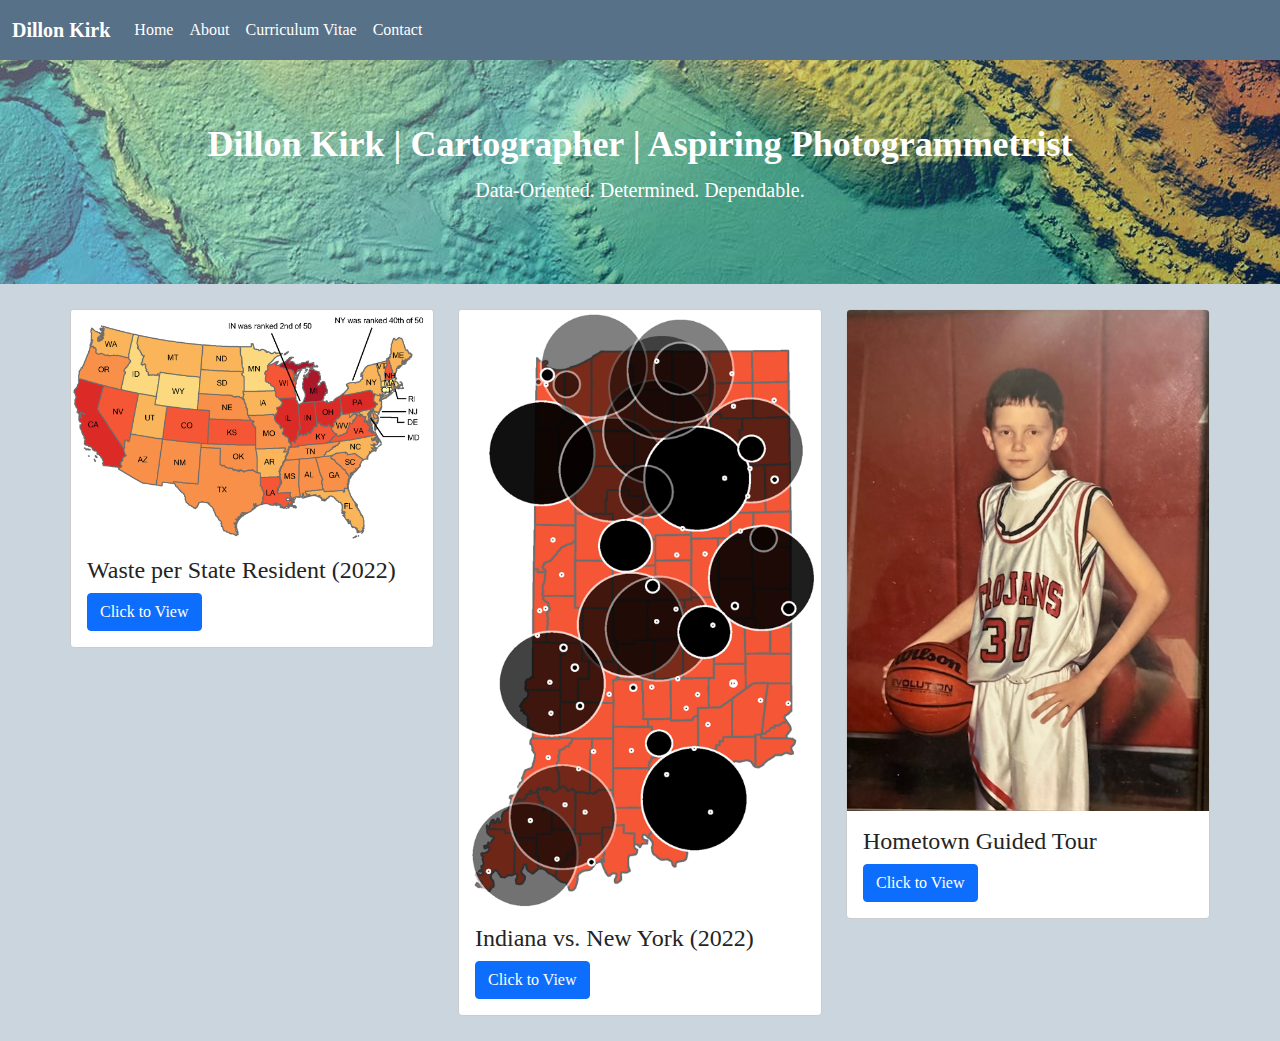
<file: index.html>
<!DOCTYPE html>
<html lang="en">

<head>
    <meta charset="utf-8">
    <meta name="viewport" content="width=device-width, initial-scale=1">
    <meta name="keywords" content="maps, cartography"/>
	<title>Dillon Kirk</title>

    <!--put your Bootstrap stylesheet links below this comment and above style.css-->
    <link rel="stylesheet" href="css/bootstrap.min.css">
    <link rel="stylesheet" href="css/style.css">
</head>

<body>
    <!-- Create the navbar -->
    <nav class="navbar navbar-expand-lg navbar-default">
        <!-- Container inside the navbar header to span the page -->
        <div class="container-fluid">
            <!-- Creates the navbar header -->
            <a class="navbar-brand" href="index.html">Dillon Kirk</a>
            <!-- This complex script is just for a hamburger button, which will appear on smaller screens -->
            <button class="navbar-toggler" type="button" data-bs-toggle="collapse" data-bs-target="#navbarNav" aria-controls="navbarNav" aria-expanded="false" aria-label="Toggle navigation">
                <svg width="1em" height="1em" viewBox="0 0 16 16" class="bi bi-list" xmlns="http://www.w3.org/2000/svg">
                    <path fill-rule="evenodd" d="M2.5 11.5A.5.5 0 0 1 3 11h10a.5.5 0 0 1 0 1H3a.5.5 0 0 1-.5-.5zm0-4A.5.5 0 0 1 3 7h10a.5.5 0 0 1 0 1H3a.5.5 0 0 1-.5-.5zm0-4A.5.5 0 0 1 3 3h10a.5.5 0 0 1 0 1H3a.5.5 0 0 1-.5-.5z" /></svg>
                <span class="menu"> Menu</span>
            </button>
            <!-- Links to include in navbar -->
            <div class="collapse navbar-collapse" id="navbarNav">
                <!-- Unordered list for links on navbar -->
                <ul class="navbar-nav">
                    <li class="nav-item">
                        <a class="nav-link active" aria-current="page" href="index.html">Home</a>
                    </li>
                    <li class="nav-item">
                        <a class="nav-link" href="about.html">About</a>
                    </li>
                    <li class="nav-item">
                        <a class="nav-link" href="curriculumvitae.html">Curriculum Vitae</a>
                    </li>
                    <li class="nav-item">
                        <a class="nav-link" href="contact.html">Contact</a>
                    </li>
                </ul>
            </div> <!-- end .navbar-collapse -->
        </div> <!-- end .container-fluid -->
    </nav> <!-- end navigation bar -->  
	
	<div class="jumbotron">
		<div class="container">
            <h2>Dillon Kirk | Cartographer | Aspiring Photogrammetrist</h2>
            <p>Data-Oriented. Determined. Dependable.</p>
        </div>
    </div>
	
    <div class="container">
        <div class="row">
            <div class="col-md-4">
                <div class="card">
                    <a href="wasteperstate.html">
                        <img class="card-img-top" src="assets/Waste_per_State_Resident_(2022)_Thumbnail.png" alt="">
					</a>
                    <div class="card-body">
                        <h4 class="card-title">Waste per State Resident (2022)</h4>
                        <a href="wasteperstate.html" class="btn btn-primary">Click to View</a>
                    </div>
                </div>
            </div>
            <div class="col-md-4">
                <div class="card">
                    <a href="INvsNY.html">
                        <img class="card-img-top" src="assets/Indiana_vs_NewYork_FlaredGas_(2022)_Thumbnail.png" alt=""></a>
                    <div class="card-body">
                        <h4 class="card-title">Indiana vs. New York (2022)</h4>
                        <a href="INvsNY.html" class="btn btn-primary">Click to View</a>
                    </div>
                </div>
            </div>
            <div class="col-md-4">
                <div class="card">
                    <a href="tour.html">
                        <img class="card-img-top" src="assets/Me.jpeg" alt=""></a>
                    <div class="card-body">
                        <h4 class="card-title">Hometown Guided Tour</h4>
                        <a href="tour.html" class="btn btn-primary">Click to View</a>
                    </div>
                </div>
            </div>
        </div>
    </div>

    <!--put your external script links here-->
    <script type="text/javascript" src="lib/jquery-3.5.1.min.js"></script>
    <script type="text/javascript" src="lib/bootstrap.min.js"></script>
</body>

</html>
</file>
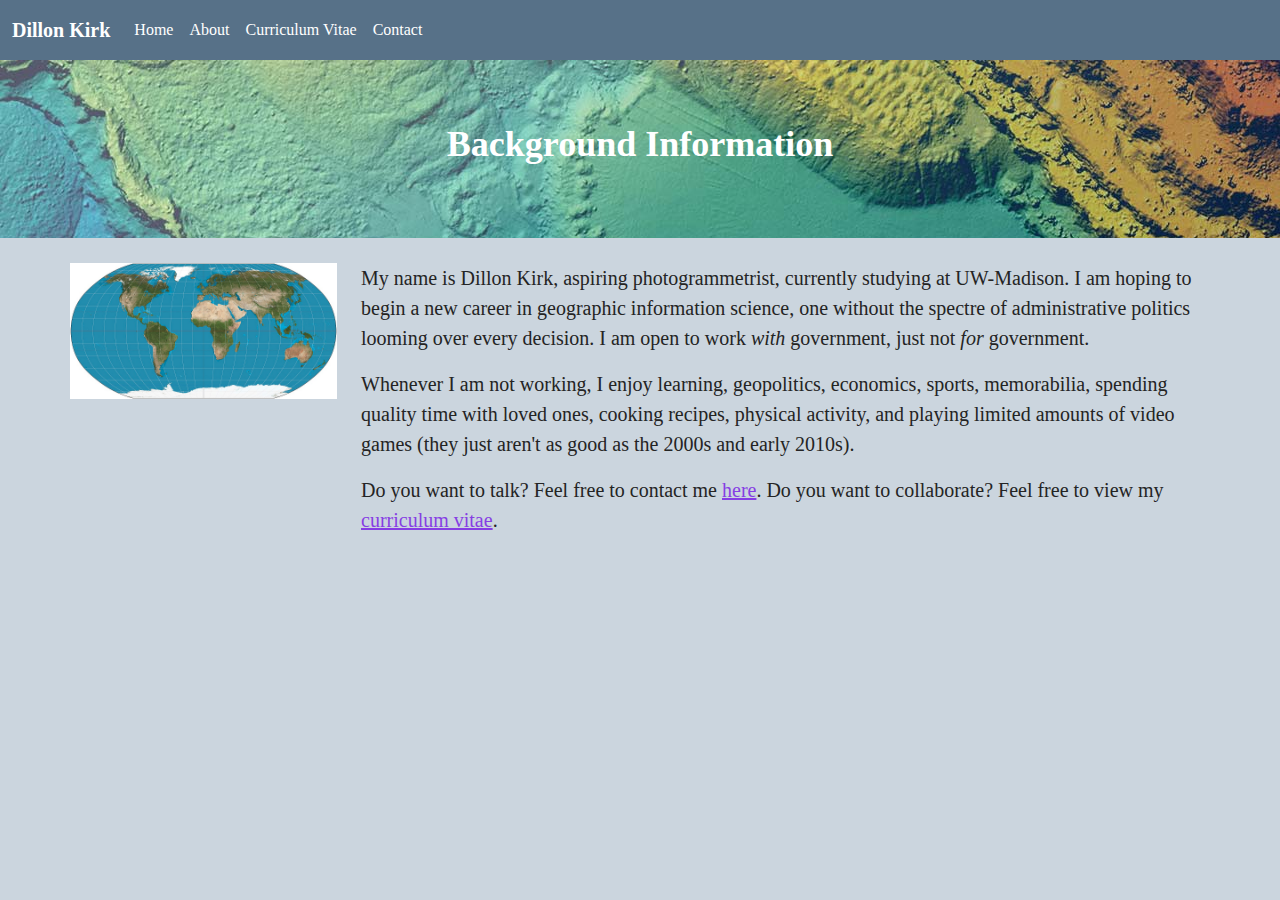
<file: about.html>
<!DOCTYPE html>
<html lang="en">

<head>
    <meta charset="utf-8">
    <meta name="viewport" content="width=device-width, initial-scale=1">
    <title>Dillon Kirk</title>
    <!-- <link href='https://fonts.googleapis.com/css?family=Montserrat:400,700' rel='stylesheet' type='text/css'> -->

    <!--put your Bootstrap stylesheet links below this comment and above style.css-->
    <link rel="stylesheet" href="css/bootstrap.min.css">
    <link rel="stylesheet" href="css/style.css">
</head>

<body>
    <!-- Create the navbar -->
    <nav class="navbar navbar-expand-lg navbar-default">
        <!-- Container inside the navbar header to span the page -->
        <div class="container-fluid">
            <!-- Creates the navbar header -->
            <a class="navbar-brand" href="index.html">Dillon Kirk</a>
            <!-- This complex script is just for a hamburger button, which will appear on smaller screens -->
            <button class="navbar-toggler" type="button" data-bs-toggle="collapse" data-bs-target="#navbarNav" aria-controls="navbarNav" aria-expanded="false" aria-label="Toggle navigation">
                <svg width="1em" height="1em" viewBox="0 0 16 16" class="bi bi-list" xmlns="http://www.w3.org/2000/svg">
                    <path fill-rule="evenodd" d="M2.5 11.5A.5.5 0 0 1 3 11h10a.5.5 0 0 1 0 1H3a.5.5 0 0 1-.5-.5zm0-4A.5.5 0 0 1 3 7h10a.5.5 0 0 1 0 1H3a.5.5 0 0 1-.5-.5zm0-4A.5.5 0 0 1 3 3h10a.5.5 0 0 1 0 1H3a.5.5 0 0 1-.5-.5z" /></svg>
                <span class="menu"> Menu</span>
            </button>
            <!-- Links to include in navbar -->
            <div class="collapse navbar-collapse" id="navbarNav">
                <!-- Unordered list for links on navbar -->
                <ul class="navbar-nav">
                    <li class="nav-item">
                        <a class="nav-link active" aria-current="page" href="index.html ">Home</a>
                    </li>
                    <li class="nav-item">
                        <a class="nav-link" href="about.html">About</a>
                    </li>
                    <li class="nav-item">
                        <a class="nav-link" href="curriculumvitae.html">Curriculum Vitae</a>
                    </li>
                    <li class="nav-item">
                        <a class="nav-link" href="contact.html">Contact</a>
                    </li>
                </ul>
            </div> <!-- end .navbar-collapse -->
        </div> <!-- end .container-fluid -->
    </nav> <!-- end navigation bar -->  

    <div class="jumbotron">
        <div class="container">
            <h2>Background Information</h2>
        </div>
    </div>

    <div class="container">
        <div class="row">
            <div class="col-md-3">

                <img src="assets/robinson.jpg" alt="projection" class="img-responsive" id="about-world" />

            </div>
            <div class="col-md-9">
                <p>
                    My name is Dillon Kirk, aspiring photogrammetrist, currently studying at UW-Madison. I am hoping to begin a new career in geographic information science, one without the spectre of administrative politics looming over every decision. I am open to work <i>with</i> government, just not <i>for</i> government.
                </p>
                <p>
                    Whenever I am not working, I enjoy learning, geopolitics, economics, sports, memorabilia, spending quality time with loved ones, cooking recipes, physical activity, and playing limited amounts of video games (they just aren't as good as the 2000s and early 2010s).
                </p>
                <p>
                    Do you want to talk? Feel free to contact me <a href="contact.html">here</a>. Do you want to collaborate? Feel free to view my <a href="curriculumvitae.html">curriculum vitae</a>. 
                </p>
            </div>
        </div>
    </div>

    <!--put your external script links here-->
    <script type="text/javascript" src="lib/jquery-3.5.1.min.js"></script>
    <script type="text/javascript" src="lib/bootstrap.min.js"></script>
</body>

</html>
</file>
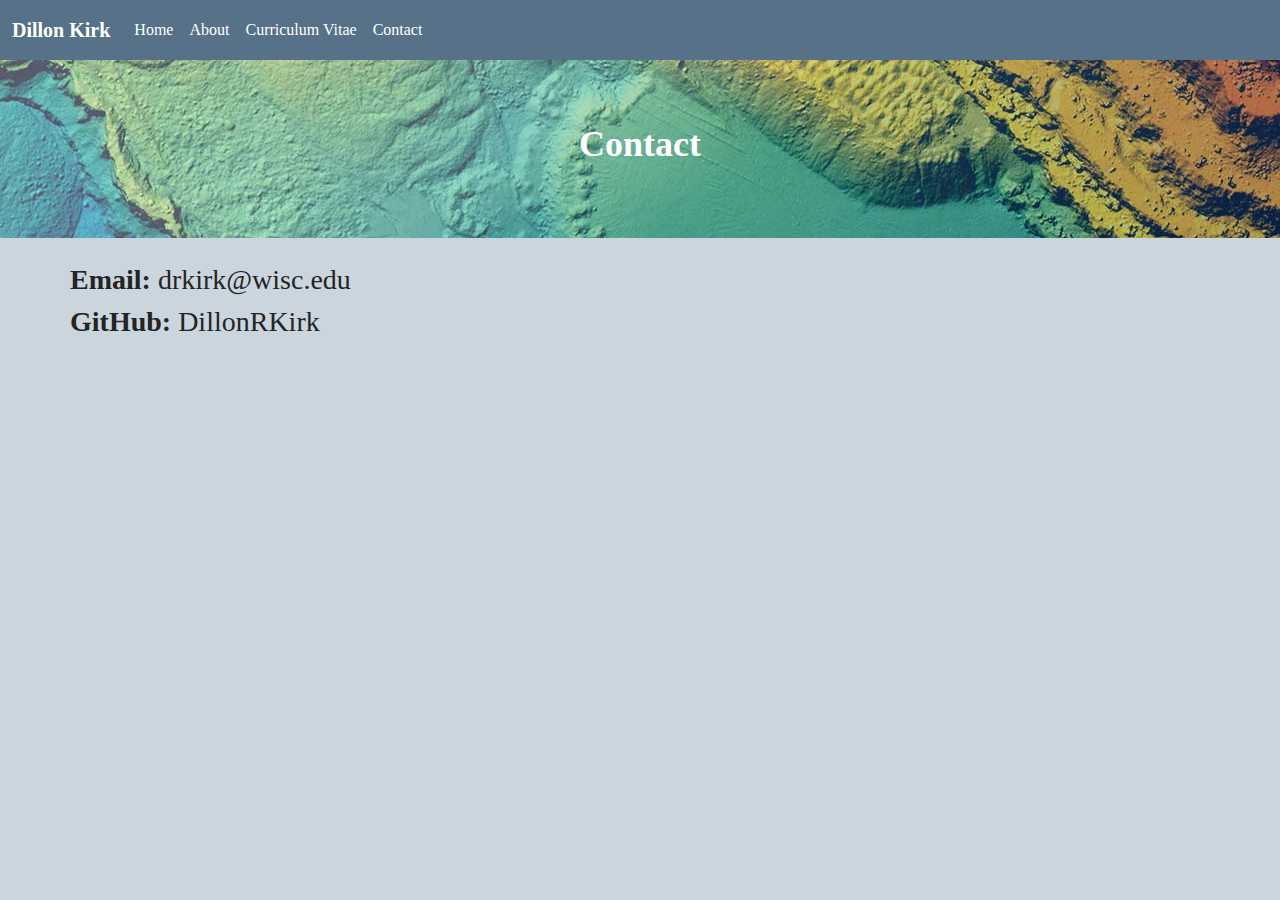
<file: contact.html>
<!DOCTYPE html>
<html lang="en">

<head>
    <meta charset="utf-8">
    <meta name="viewport" content="width=device-width, initial-scale=1">
    <title>Dillon Kirk</title>
    <!-- <link href='https://fonts.googleapis.com/css?family=Montserrat:400,700' rel='stylesheet' type='text/css'> -->

    <!--put your Bootstrap stylesheet links below this comment and above style.css-->
    <link rel="stylesheet" href="css/bootstrap.min.css">
    <link rel="stylesheet" href="css/style.css">
</head>

<body>
    <!-- Create the navbar -->
    <nav class="navbar navbar-expand-lg navbar-default">
        <!-- Container inside the navbar header to span the page -->
        <div class="container-fluid">
            <!-- Creates the navbar header -->
            <a class="navbar-brand" href="index.html">Dillon Kirk</a>
            <!-- This complex script is just for a hamburger button, which will appear on smaller screens -->
            <button class="navbar-toggler" type="button" data-bs-toggle="collapse" data-bs-target="#navbarNav" aria-controls="navbarNav" aria-expanded="false" aria-label="Toggle navigation">
                <svg width="1em" height="1em" viewBox="0 0 16 16" class="bi bi-list" xmlns="http://www.w3.org/2000/svg">
                    <path fill-rule="evenodd" d="M2.5 11.5A.5.5 0 0 1 3 11h10a.5.5 0 0 1 0 1H3a.5.5 0 0 1-.5-.5zm0-4A.5.5 0 0 1 3 7h10a.5.5 0 0 1 0 1H3a.5.5 0 0 1-.5-.5zm0-4A.5.5 0 0 1 3 3h10a.5.5 0 0 1 0 1H3a.5.5 0 0 1-.5-.5z" /></svg>
                <span class="menu"> Menu</span>
            </button>
            <!-- Links to include in navbar -->
            <div class="collapse navbar-collapse" id="navbarNav">
                <!-- Unordered list for links on navbar -->
                <ul class="navbar-nav">
                    <li class="nav-item">
                        <a class="nav-link active" aria-current="page" href="index.html">Home</a>
                    </li>
                    <li class="nav-item">
                        <a class="nav-link" href="about.html">About</a>
                    </li>
                    <li class="nav-item">
                        <a class="nav-link" href="curriculumvitae.html">Curriculum Vitae</a>
                    </li>
                    <li class="nav-item">
                        <a class="nav-link" href="contact.html">Contact</a>
                    </li>
                </ul>
            </div> <!-- end .navbar-collapse -->
        </div> <!-- end .container-fluid -->
    </nav> <!-- end navigation bar -->  

    <div class="jumbotron">
        <div class="container">
            <h2>Contact</h2>
        </div>
    </div>

    <div class="container">
        <div class="row">
            <div class="col-md-8 col-md-offset-2 col-xs-10 col-xs-offset-1">
                <h3><strong>Email:</strong> drkirk@wisc.edu</h3>
                <h3><strong>GitHub:</strong> DillonRKirk</h3>
            </div>
        </div>
    </div>


    <!--put your external script links here-->
    <script type="text/javascript" src="lib/jquery-3.5.1.min.js"></script>
    <script type="text/javascript" src="lib/bootstrap.min.js"></script>
</body>

</html>
</file>
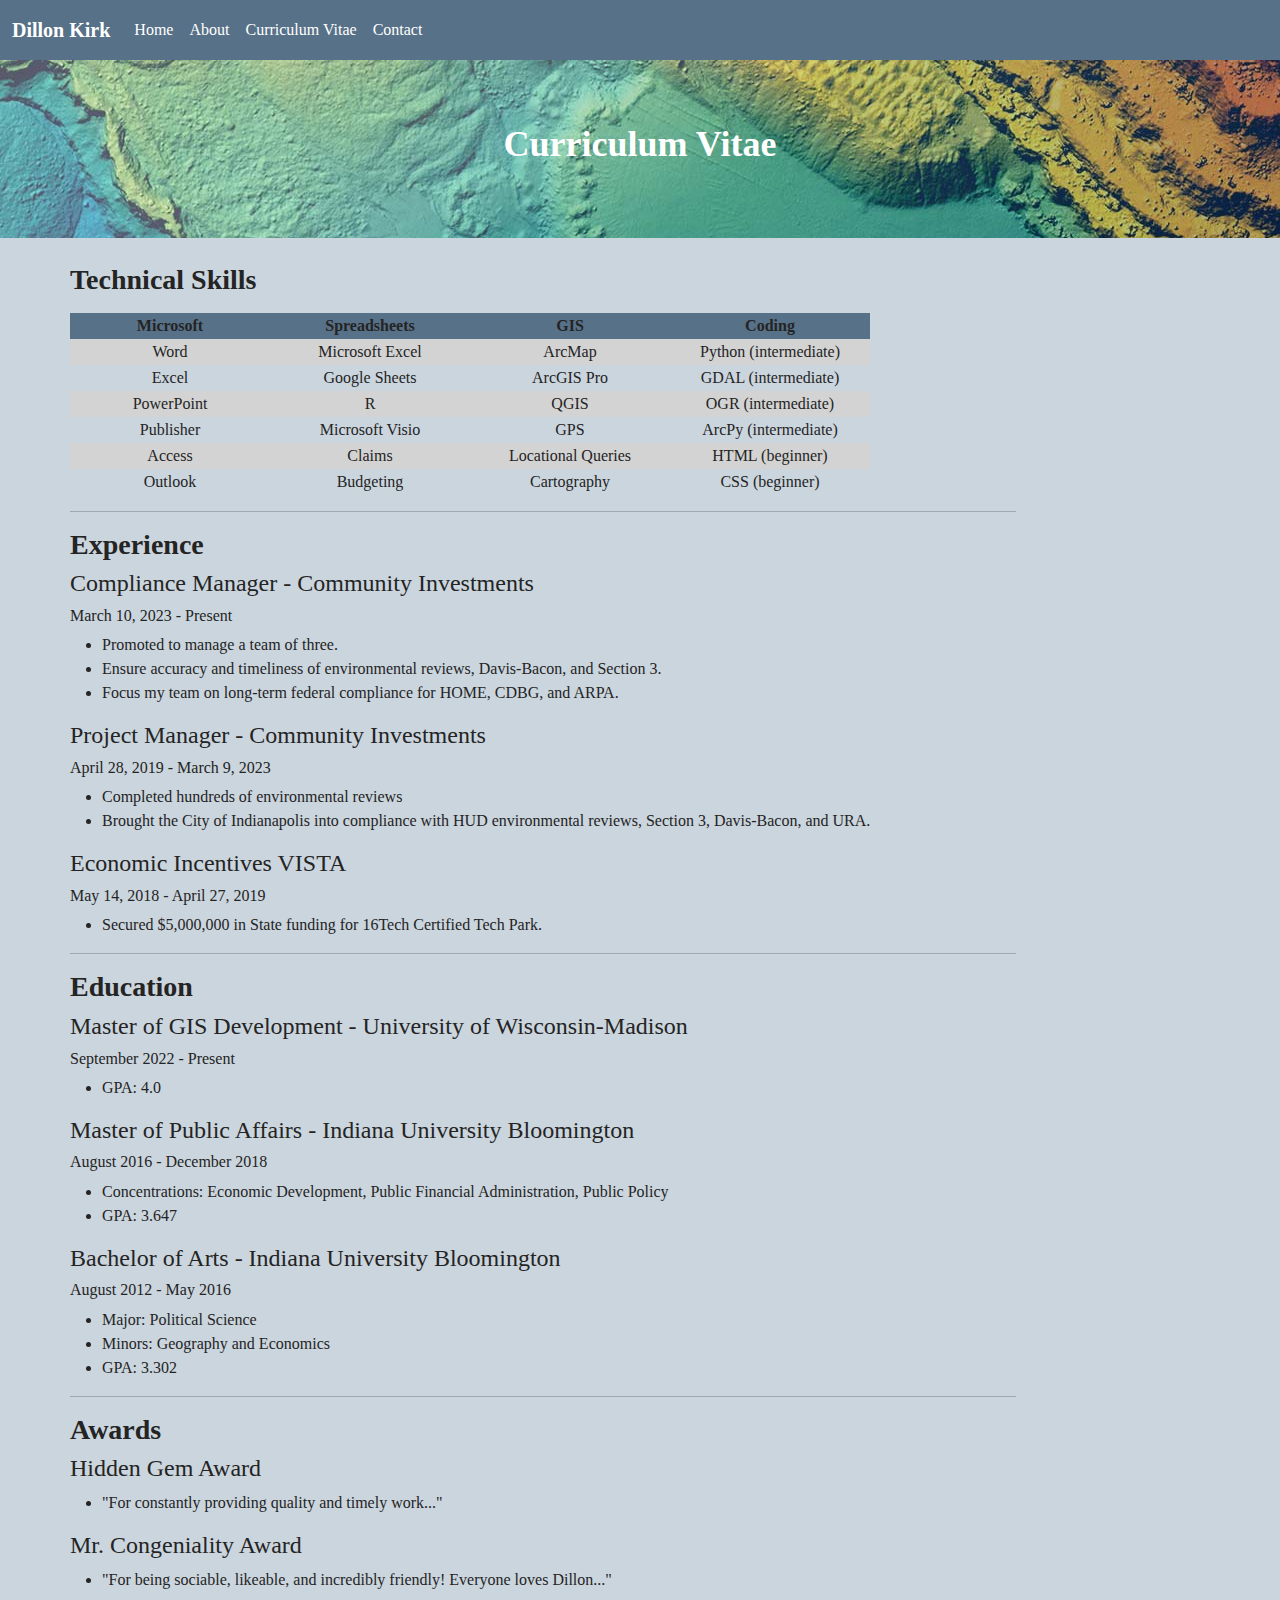
<file: curriculumvitae.html>
<!DOCTYPE html>
<html lang="en">

<head>
    <meta charset="utf-8">
    <meta name="viewport" content="width=device-width, initial-scale=1">
    <title>Dillon Kirk</title>
    <!-- <link href='https://fonts.googleapis.com/css?family=Montserrat:400,700' rel='stylesheet' type='text/css'> -->

    <!--put your Bootstrap stylesheet links below this comment and above style.css-->
    <link rel="stylesheet" href="css/bootstrap.min.css">
    <link rel="stylesheet" href="css/style.css">
</head>

<body>
    <!-- Create the navbar -->
    <nav class="navbar navbar-expand-lg navbar-default">
        <!-- Container inside the navbar header to span the page -->
        <div class="container-fluid">
            <!-- Creates the navbar header -->
            <a class="navbar-brand" href="index.html">Dillon Kirk</a>
            <!-- This complex script is just for a hamburger button, which will appear on smaller screens -->
            <button class="navbar-toggler" type="button" data-bs-toggle="collapse" data-bs-target="#navbarNav" aria-controls="navbarNav" aria-expanded="false" aria-label="Toggle navigation">
                <svg width="1em" height="1em" viewBox="0 0 16 16" class="bi bi-list" xmlns="http://www.w3.org/2000/svg">
                    <path fill-rule="evenodd" d="M2.5 11.5A.5.5 0 0 1 3 11h10a.5.5 0 0 1 0 1H3a.5.5 0 0 1-.5-.5zm0-4A.5.5 0 0 1 3 7h10a.5.5 0 0 1 0 1H3a.5.5 0 0 1-.5-.5zm0-4A.5.5 0 0 1 3 3h10a.5.5 0 0 1 0 1H3a.5.5 0 0 1-.5-.5z" /></svg>
                <span class="menu"> Menu</span>
            </button>
            <!-- Links to include in navbar -->
            <div class="collapse navbar-collapse" id="navbarNav">
                <!-- Unordered list for links on navbar -->
                <ul class="navbar-nav">
                    <li class="nav-item">
                        <a class="nav-link active" aria-current="page" href="index.html">Home</a>
                    </li>
                    <li class="nav-item">
                        <a class="nav-link" href="about.html">About</a>
                    </li>
                    <li class="nav-item">
                        <a class="nav-link" href="curriculumvitae.html">Curriculum Vitae</a>
                    </li>
                    <li class="nav-item">
                        <a class="nav-link" href="contact.html">Contact</a>
                    </li>
                </ul>
            </div> <!-- end .navbar-collapse -->
        </div> <!-- end .container-fluid -->
    </nav> <!-- end navigation bar -->  

    <div class="jumbotron">
        <div class="container">
            <h2>Curriculum Vitae</h2>
        </div>
    </div>

    <div class="container">
        <div class="row">
            <div class="col-md-10 col-md-offset-1 resume">
                <h3>Technical Skills</h3>
                <p>
                <table width="800">
                    <tr bgcolor="#577188" align="center">
                        <th width="200">Microsoft</th>
                        <th width="200">Spreadsheets</th>  
                        <th width="200">GIS</th>
                        <th width="200">Coding</th>
                    </tr>
                    <tr bgcolor="lightgrey" align="center">
                        <td>Word</td>
                        <td>Microsoft Excel</td>
                        <td>ArcMap</td>
                        <td>Python (intermediate)</td>
                    </tr>
                    <tr bgcolor="#CBD5DE" align="center">
                        <td>Excel</td>
                        <td>Google Sheets</td>
                        <td>ArcGIS Pro</td>
                        <td>GDAL (intermediate)</td>
                    </tr>
                    <tr bgcolor="lightgrey" align="center">
                        <td>PowerPoint</td>
                        <td>R</td>
                        <td>QGIS</td>
                        <td>OGR (intermediate)</td>
                    </tr>
                    <tr bgcolor="#CBD5DE" align="center">
                        <td>Publisher</td>
                        <td>Microsoft Visio</td>
                        <td>GPS</td>
                        <td>ArcPy (intermediate)</td>
                    </tr>
                    <tr bgcolor="lightgrey" align="center">
                        <td>Access</td>
                        <td>Claims</td>
                        <td>Locational Queries</td>
                        <td>HTML (beginner)</td>
                    </tr>
                    <tr bgcolor="#CBD5DE" align="center">
                        <td>Outlook</td>
                        <td>Budgeting</td>
                        <td>Cartography</td>
                        <td>CSS (beginner)</td>
                    </tr>
                </table>
                </p>
                <hr>
                <h3>Experience</h3>
                <h4>Compliance Manager - Community Investments</h4>
                <h6>March 10, 2023 - Present</h6>
                <ul>
                    <li>Promoted to manage a team of three.</li>
                    <li>Ensure accuracy and timeliness of environmental reviews, Davis-Bacon, and Section 3.</li>
                    <li>Focus my team on long-term federal compliance for HOME, CDBG, and ARPA.</li>
                </ul>
                <h4>Project Manager - Community Investments</h4>
                <h6>April 28, 2019 - March 9, 2023</h6>
                <ul>
                    <li>Completed hundreds of environmental reviews</li>
                    <li>Brought the City of Indianapolis into compliance with HUD environmental reviews, Section 3, Davis-Bacon, and URA.</li>
                </ul>
                <h4>Economic Incentives VISTA</h4>
                <h6>May 14, 2018 - April 27, 2019</h6>
                <ul>
                    <li>Secured $5,000,000 in State funding for 16Tech Certified Tech Park.</li>
                </ul>
                <hr>
                <h3>Education</h3>
                <h4>Master of GIS Development - University of Wisconsin-Madison</h4>
                <h6>September 2022 - Present</h6>
                <ul>
                    <li>GPA: 4.0</li>
                </ul>
                <h4>Master of Public Affairs - Indiana University Bloomington</h4>
                <h6>August 2016 - December 2018</h6>
                <ul>
                    <li>Concentrations: Economic Development, Public Financial Administration, Public Policy</li>
                    <li>GPA: 3.647</li>
                </ul>
                <h4>Bachelor of Arts - Indiana University Bloomington</h4>
                <h6>August 2012 - May 2016</h6>
                <ul>
                    <li>Major: Political Science</li>
                    <li>Minors: Geography and Economics</li>
                    <li>GPA: 3.302</li>
                </ul>
                <hr>
                <h3>Awards</h3>
                <h4>Hidden Gem Award</h4>
                <ul>
                    <li>"For constantly providing quality and timely work..."</li>
                </ul>
                <h4>Mr. Congeniality Award</h4>
                <ul>
                    <li>"For being sociable, likeable, and incredibly friendly! Everyone loves Dillon..."</li>
                </ul>
            </div>
        </div>
    </div>

    <!--put your external script links here-->
    <script type="text/javascript" src="lib/jquery-3.5.1.min.js"></script>
    <script type="text/javascript" src="lib/bootstrap.min.js"></script>
</body>

</html>
</file>
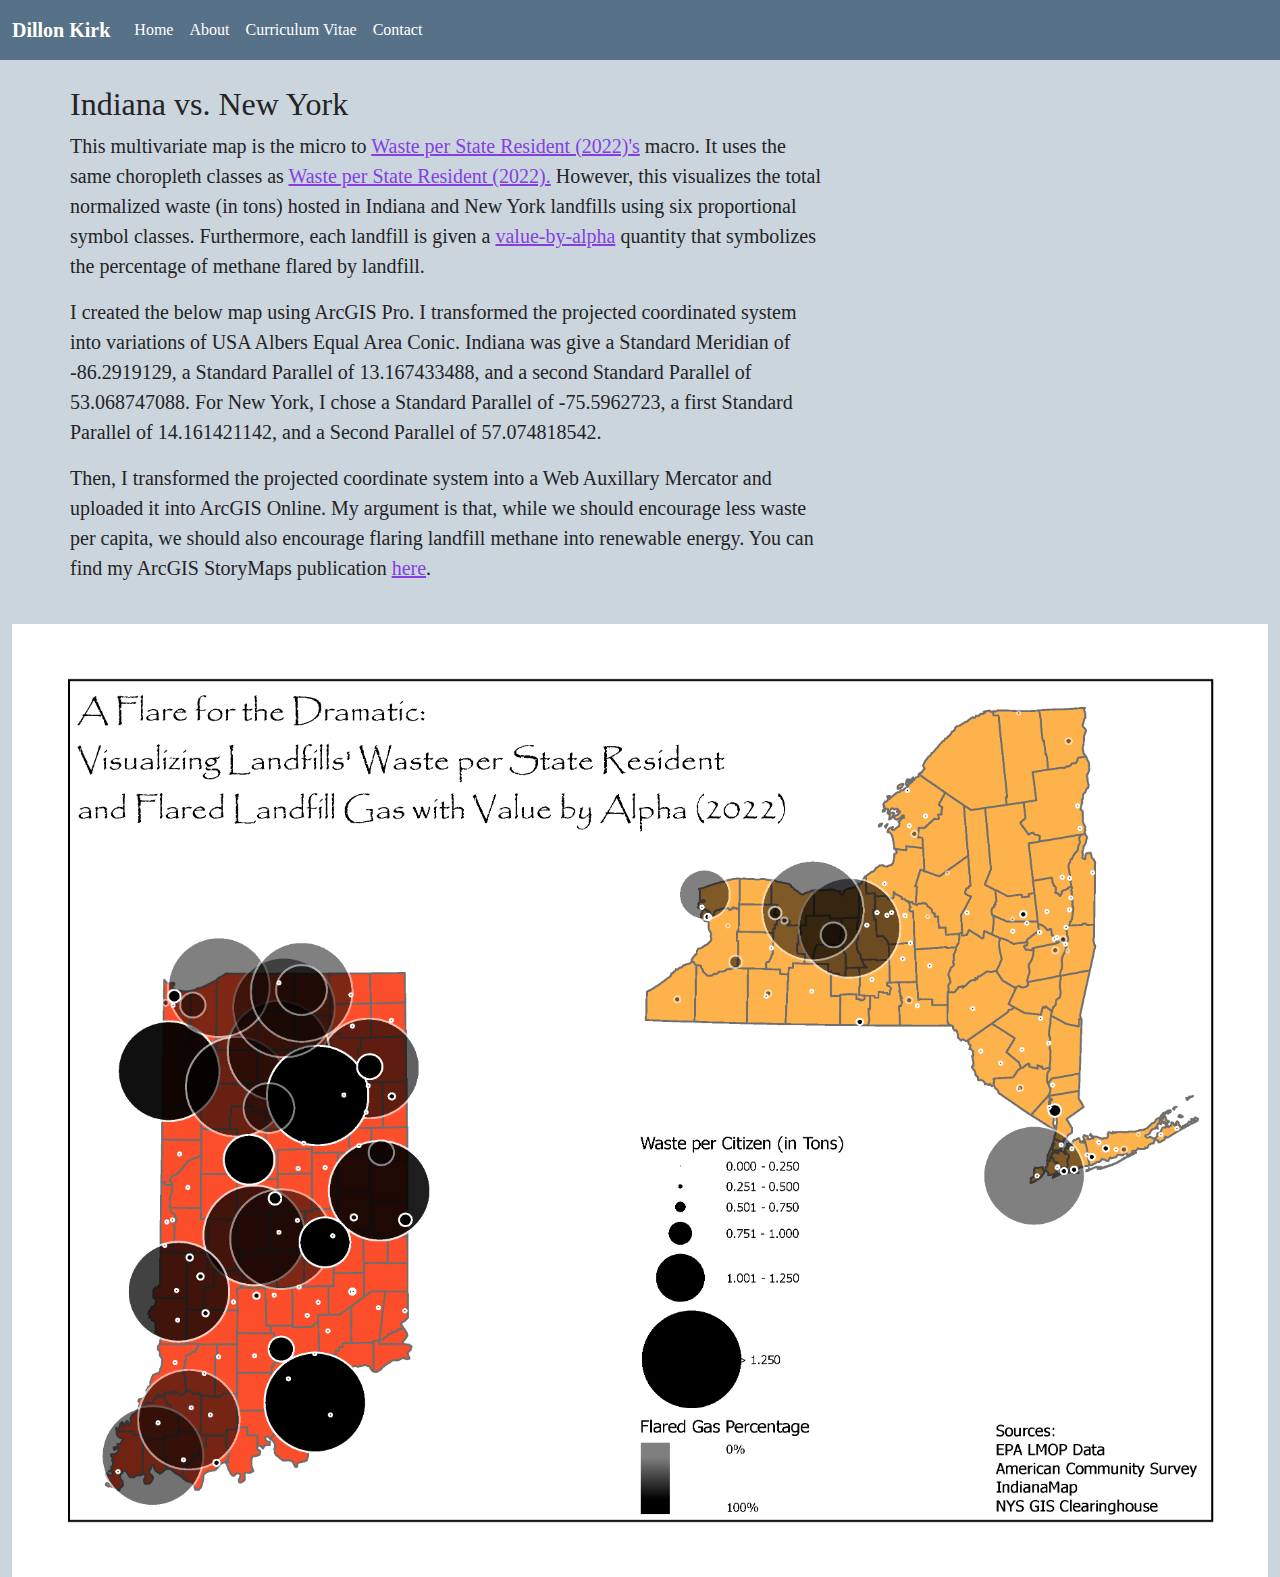
<file: INvsNY.html>
<!DOCTYPE html>
<html lang="en">
    
<head>
    <meta charset="utf-8">
    <meta name="viewport" content="width=device-width, initial-scale=1">
    <title>Dillon Kirk</title>
    <!-- <link href='https://fonts.googleapis.com/css?family=Montserrat:400,700' rel='stylesheet' type='text/css'> -->

    <!--put your Bootstrap stylesheet links below this comment and above style.css-->
    <link rel="stylesheet" href="css/bootstrap.min.css">
    <link rel="stylesheet" href="css/style.css">
</head>

<body>
    <!-- Create the navbar -->
    <nav class="navbar navbar-expand-lg navbar-default">
        <!-- Container inside the navbar header to span the page -->
        <div class="container-fluid">
            <!-- Creates the navbar header -->
            <a class="navbar-brand" href="index.html">Dillon Kirk</a>
            <!-- This complex script is just for a hamburger button, which will appear on smaller screens -->
            <button class="navbar-toggler" type="button" data-bs-toggle="collapse" data-bs-target="#navbarNav" aria-controls="navbarNav" aria-expanded="false" aria-label="Toggle navigation">
                <svg width="1em" height="1em" viewBox="0 0 16 16" class="bi bi-list" xmlns="http://www.w3.org/2000/svg">
                    <path fill-rule="evenodd" d="M2.5 11.5A.5.5 0 0 1 3 11h10a.5.5 0 0 1 0 1H3a.5.5 0 0 1-.5-.5zm0-4A.5.5 0 0 1 3 7h10a.5.5 0 0 1 0 1H3a.5.5 0 0 1-.5-.5zm0-4A.5.5 0 0 1 3 3h10a.5.5 0 0 1 0 1H3a.5.5 0 0 1-.5-.5z" /></svg>
                <span class="menu"> Menu</span>
            </button>
            <!-- Links to include in navbar -->
            <div class="collapse navbar-collapse" id="navbarNav">
                <!-- Unordered list for links on navbar -->
                <ul class="navbar-nav">
                    <li class="nav-item">
                        <a class="nav-link active" aria-current="page" href="index.html">Home</a>
                    </li>
                    <li class="nav-item">
                        <a class="nav-link" href="about.html">About</a>
                    </li>
                    <li class="nav-item">
                        <a class="nav-link" href="curriculumvitae.html">Curriculum Vitae</a>
                    </li>
                    <li class="nav-item">
                        <a class="nav-link" href="contact.html">Contact</a>
                    </li>
                </ul>
            </div> <!-- end .navbar-collapse -->
        </div> <!-- end .container-fluid -->
    </nav> <!-- end navigation bar -->  

    <div class="container">
        <div class="row">
            <div class="col-md-8">
                <h2 class="portfolio-title">Indiana vs. New York</h2>
                <p class="portfolio-description">
                    This multivariate map is the micro to <a href="wasteperstate.html">Waste per State Resident (2022)'s</a> macro. It uses the same choropleth classes as <a href="wasteperstate.html">Waste per State Resident (2022).</a> However, this visualizes the total normalized waste (in tons) hosted in Indiana and New York landfills using six proportional symbol classes. Furthermore, each landfill is given a <a href="https://www.axismaps.com/guide/value-by-alpha">value-by-alpha</a> quantity that symbolizes the percentage of methane flared by landfill. 
                </p>
                <p class="portfolio-description">
                    I created the below map using ArcGIS Pro. I transformed the projected coordinated system into variations of USA Albers Equal Area Conic. Indiana was give a Standard Meridian of -86.2919129, a Standard Parallel of 13.167433488, and a second Standard Parallel of 53.068747088. For New York, I chose a Standard Parallel of -75.5962723, a first Standard Parallel of 14.161421142, and a Second Parallel of 57.074818542.
                </p>
                <p class="portfolio-description">
                    Then, I transformed the projected coordinate system into a Web Auxillary Mercator and uploaded it into ArcGIS Online. My argument is that, while we should encourage less waste per capita, we should also encourage flaring landfill methane into renewable energy. You can find my ArcGIS StoryMaps publication <a href="https://storymaps.arcgis.com/stories/ac86a0016ebf4a528fbc34b106a059a7">here</a>.
                </p>
            </div>
        </div>
    </div>
    <div class="container-fluid">
        <div class="row">
            <div class="col-md-12 portfolio-image">
                <a href="assets/Indiana_vs_NewYork_FlaredGas_(2022).png"><img src="assets/Indiana_vs_NewYork_FlaredGas_(2022).png" alt="Indiana vs. New York Flared Natural Gas (2022)" class="center-block img-responsive"/></a>
            </div>
        </div>
    </div>

    <!--put your external script links here-->
    <script type="text/javascript" src="lib/jquery-3.5.1.min.js"></script>
    <script type="text/javascript" src="lib/bootstrap.min.js"></script>
</body></html>
</file>
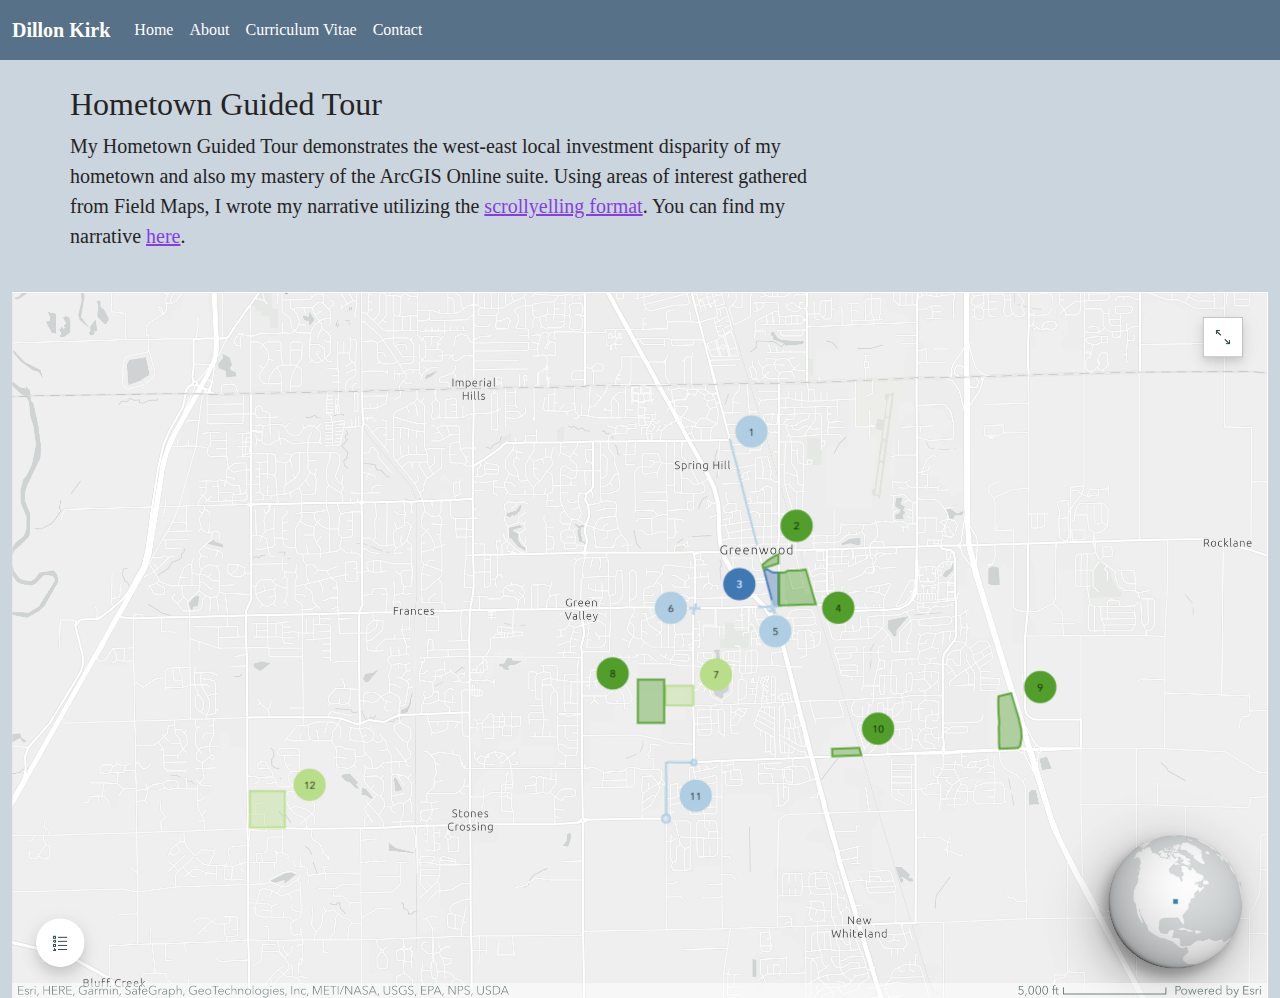
<file: tour.html>
<!DOCTYPE html>
<html lang="en">
    
<head>
    <meta charset="utf-8">
    <meta name="viewport" content="width=device-width, initial-scale=1">
    <title>Dillon Kirk</title>
    <!-- <link href='https://fonts.googleapis.com/css?family=Montserrat:400,700' rel='stylesheet' type='text/css'> -->

    <!--put your Bootstrap stylesheet links below this comment and above style.css-->
    <link rel="stylesheet" href="css/bootstrap.min.css">
    <link rel="stylesheet" href="css/style.css">
</head>

<body>
    <!-- Create the navbar -->
    <nav class="navbar navbar-expand-lg navbar-default">
        <!-- Container inside the navbar header to span the page -->
        <div class="container-fluid">
            <!-- Creates the navbar header -->
            <a class="navbar-brand" href="index.html">Dillon Kirk</a>
            <!-- This complex script is just for a hamburger button, which will appear on smaller screens -->
            <button class="navbar-toggler" type="button" data-bs-toggle="collapse" data-bs-target="#navbarNav" aria-controls="navbarNav" aria-expanded="false" aria-label="Toggle navigation">
                <svg width="1em" height="1em" viewBox="0 0 16 16" class="bi bi-list" xmlns="http://www.w3.org/2000/svg">
                    <path fill-rule="evenodd" d="M2.5 11.5A.5.5 0 0 1 3 11h10a.5.5 0 0 1 0 1H3a.5.5 0 0 1-.5-.5zm0-4A.5.5 0 0 1 3 7h10a.5.5 0 0 1 0 1H3a.5.5 0 0 1-.5-.5zm0-4A.5.5 0 0 1 3 3h10a.5.5 0 0 1 0 1H3a.5.5 0 0 1-.5-.5z" /></svg>
                <span class="menu"> Menu</span>
            </button>
            <!-- Links to include in navbar -->
            <div class="collapse navbar-collapse" id="navbarNav">
                <!-- Unordered list for links on navbar -->
                <ul class="navbar-nav">
                    <li class="nav-item">
                        <a class="nav-link active" aria-current="page" href="index.html">Home</a>
                    </li>
                    <li class="nav-item">
                        <a class="nav-link" href="about.html">About</a>
                    </li>
                    <li class="nav-item">
                        <a class="nav-link" href="curriculumvitae.html">Curriculum Vitae</a>
                    </li>
                    <li class="nav-item">
                        <a class="nav-link" href="contact.html">Contact</a>
                    </li>
                </ul>
            </div> <!-- end .navbar-collapse -->
        </div> <!-- end .container-fluid -->
    </nav> <!-- end navigation bar -->  

    <div class="container">
        <div class="row">
            <div class="col-md-8">
                <h2 class="portfolio-title">Hometown Guided Tour</h2>
                <p class="portfolio-description">
                    My Hometown Guided Tour demonstrates the west-east local investment disparity of my hometown and also my mastery of the ArcGIS Online suite. Using areas of interest gathered from Field Maps, I wrote my narrative utilizing the <a href="https://shorthand.com/the-craft/scrollytelling-examples/index.html#:~:text=%E2%80%9CScrollytelling%E2%80%9D%20(scroll%20%2B%20storytelling,audio%2C%20video%2C%20and%20animation.">scrollyelling format</a>. You can find my narrative <a href="https://storymaps.arcgis.com/stories/25c0180441d1424ca2544c10259cdd38">here</a>.
                </p>
            </div>
        </div>
    </div>
    <div class="container-fluid">
        <div class="row">
            <div class="col-md-12 portfolio-image">
                <a href="assets/Guided_Tour.png"><img src="assets/Guided_Tour.png" alt="Guided Hometown Tour" class="center-block img-responsive"/></a>
            </div>
        </div>
    </div>

    <!--put your external script links here-->
    <script type="text/javascript" src="lib/jquery-3.5.1.min.js"></script>
    <script type="text/javascript" src="lib/bootstrap.min.js"></script>
</body></html>
</file>
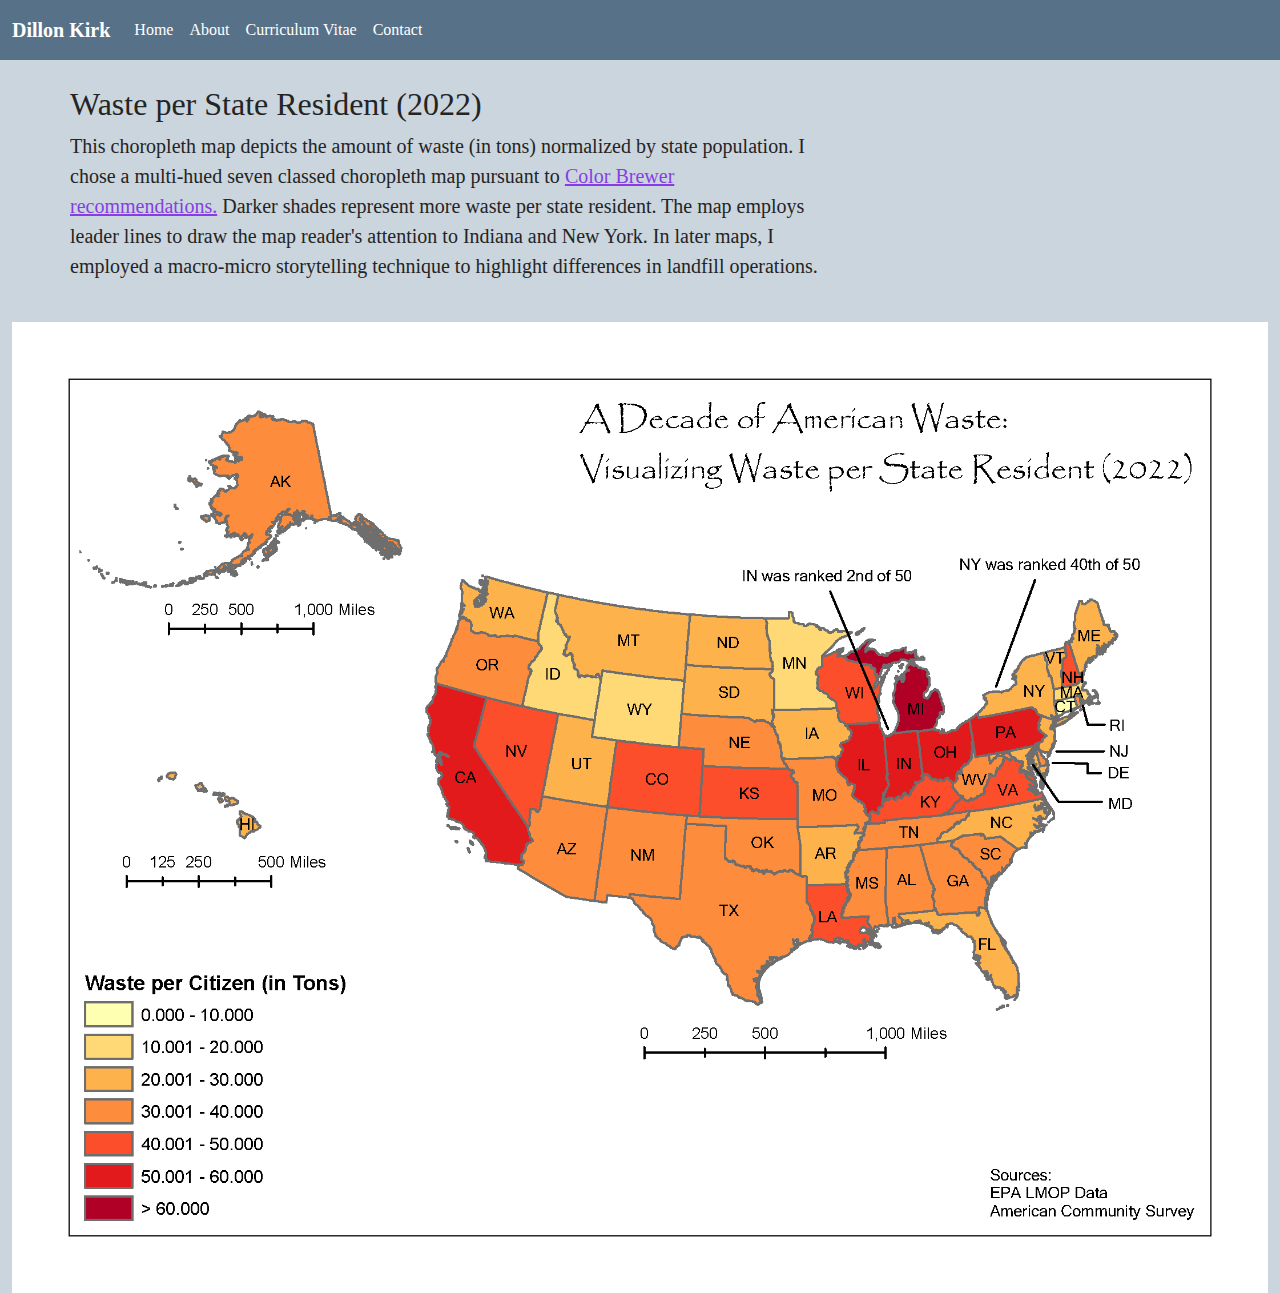
<file: wasteperstate.html>
<!DOCTYPE html>
<html lang="en">
    
<head>
    <meta charset="utf-8">
    <meta name="viewport" content="width=device-width, initial-scale=1">
    <title>Dillon Kirk</title>
    <!-- <link href='https://fonts.googleapis.com/css?family=Montserrat:400,700' rel='stylesheet' type='text/css'> -->

    <!--put your Bootstrap stylesheet links below this comment and above style.css-->
    <link rel="stylesheet" href="css/bootstrap.min.css">
    <link rel="stylesheet" href="css/style.css">
</head>

<body>
    <!-- Create the navbar -->
    <nav class="navbar navbar-expand-lg navbar-default">
        <!-- Container inside the navbar header to span the page -->
        <div class="container-fluid">
            <!-- Creates the navbar header -->
            <a class="navbar-brand" href="index.html">Dillon Kirk</a>
            <!-- This complex script is just for a hamburger button, which will appear on smaller screens -->
            <button class="navbar-toggler" type="button" data-bs-toggle="collapse" data-bs-target="#navbarNav" aria-controls="navbarNav" aria-expanded="false" aria-label="Toggle navigation">
                <svg width="1em" height="1em" viewBox="0 0 16 16" class="bi bi-list" xmlns="http://www.w3.org/2000/svg">
                    <path fill-rule="evenodd" d="M2.5 11.5A.5.5 0 0 1 3 11h10a.5.5 0 0 1 0 1H3a.5.5 0 0 1-.5-.5zm0-4A.5.5 0 0 1 3 7h10a.5.5 0 0 1 0 1H3a.5.5 0 0 1-.5-.5zm0-4A.5.5 0 0 1 3 3h10a.5.5 0 0 1 0 1H3a.5.5 0 0 1-.5-.5z" /></svg>
                <span class="menu"> Menu</span>
            </button>
            <!-- Links to include in navbar -->
            <div class="collapse navbar-collapse" id="navbarNav">
                <!-- Unordered list for links on navbar -->
                <ul class="navbar-nav">
                    <li class="nav-item">
                        <a class="nav-link active" aria-current="page" href="index.html">Home</a>
                    </li>
                    <li class="nav-item">
                        <a class="nav-link" href="about.html">About</a>
                    </li>
                    <li class="nav-item">
                        <a class="nav-link" href="curriculumvitae.html">Curriculum Vitae</a>
                    </li>
                    <li class="nav-item">
                        <a class="nav-link" href="contact.html">Contact</a>
                    </li>
                </ul>
            </div> <!-- end .navbar-collapse -->
        </div> <!-- end .container-fluid -->
    </nav> <!-- end navigation bar -->  

    <div class="container">
        <div class="row">
            <div class="col-md-8">
                <h2 class="portfolio-title">Waste per State Resident (2022)</h2>
                <p class="portfolio-description">
                    This choropleth map depicts the amount of waste (in tons) normalized by state population. I chose a multi-hued seven classed choropleth map pursuant to <a href="https://colorbrewer2.org/#type=sequential&scheme=YlOrRd&n=7">Color Brewer recommendations.</a> Darker shades represent more waste per state resident. The map employs leader lines to draw the map reader's attention to Indiana and New York. In later maps, I employed a macro-micro storytelling technique to highlight differences in landfill operations.</a>
                </p>
            </div>
        </div>
    </div>
    <div class="container-fluid">
        <div class="row">
            <div class="col-md-12 portfolio-image">
                <a href="assets/Waste_per_State_Resident_(2022).png"><img src="assets/Waste_per_State_Resident_(2022).png" alt="Waste per State Resident (2022)" class="center-block img-responsive"/></a>
            </div>
        </div>
    </div>

    <!--put your external script links here-->
    <script type="text/javascript" src="lib/jquery-3.5.1.min.js"></script>
    <script type="text/javascript" src="lib/bootstrap.min.js"></script>
</body></html>
</file>
<file: css/style.css>
/***** NAVBAR *****/

.navbar {
    background-color: #577188;
    border-radius: 0;
}

/* Navbar title */
.navbar-default .navbar-brand {
    color: white;
    font-size: px;
    font-weight: bold;
}

/* Navbar hover effects */
.navbar-default .navbar-brand:hover,
.navbar-default .navbar-brand:focus,
.navbar-default .navbar-nav > li > a:hover,
.navbar-default .navbar-nav > li > a:focus {
    color: #cbd5de;
    text-decoration: none;
}

/* Navbar links */
.navbar-default .navbar-nav > li > a {
    color: #fff;
    font-size: 16px;
    padding: 10px;
}

/* Navbar collapsed styles */
.navbar-toggler {
    color: #fff;
    border-color: #fff;
    background-color: #577188;
    border-radius: 4px;
    border: 1px solid;
    fill: #fff;
    font-size: 16px;
    position: relative;
    margin-right: 10px;
}

.navbar-toggler:hover,
.navbar-toggler:focus {
    background-color: #cbd5de;
    color: #242424;
    fill: #242424;
    border-color: #fff;

}

/*** JUMBOTRON ***/

.jumbotron {
    background-image: url("../assets/lidar.jpg");
    text-align: center;
    color: #fff;
    padding: 3%;
    border-radius: 0px;
}

.jumbotron h2 {
    font-size: 36px;
    font-weight: bold;
}

.img-responsive{
    width:100%;
}

/*** CARD ***/

.card {
    background-color: #fff;
    border-color: #cccccc;
    border-width: 1px;
    width: 100%;
}

.card:hover {
    border-color: #577188;
}

/*** Basic Text Styles ***/

#about-world {
    max-width: 100%;
}

.resume h3 {
    font-weight: bold;
}


hr {
    border-color: white;
    border-width: 2px;
}

p {
    font-size: 20px;
}

a {
    color: #863ee3;
}

a:hover {
    color: #ebd122;
}

.container{
    padding:25px 0;
}

body {

    font-family: 'Cambria', serif;
    background-color: #cbd5de;
    color: #242424;
}
</file>
